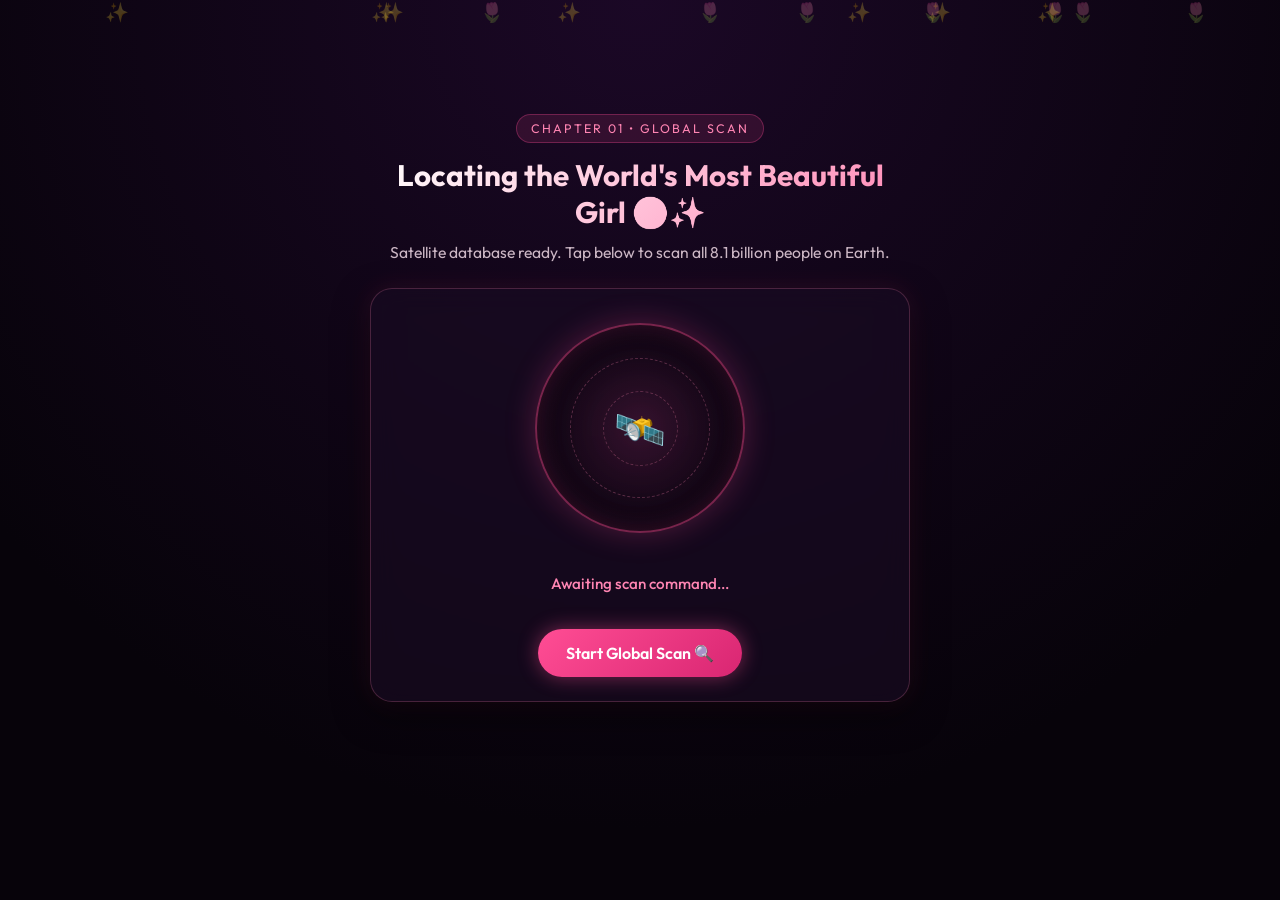
<file: index.html>
<!DOCTYPE html>
<html lang="en">
<head>
  <meta charset="UTF-8" />
  <meta name="viewport" content="width=device-width, initial-scale=1.0" />
  <title>3 Months With You 💗 | Step 1</title>
  <link rel="stylesheet" href="style.css" />
  <style>
    .radar-wrap {
      position: relative;
      width: 210px;
      height: 210px;
      margin: 10px auto 22px;
      border-radius: 50%;
      border: 2px solid rgba(255, 77, 148, 0.45);
      background: radial-gradient(circle, rgba(255, 77, 148, 0.14) 0%, rgba(10, 4, 15, 0.9) 70%);
      box-shadow: 0 0 30px rgba(255, 77, 148, 0.25), inset 0 0 25px rgba(255, 77, 148, 0.2);
      display: flex;
      align-items: center;
      justify-content: center;
      overflow: hidden;
    }
    .radar-ring {
      position: absolute;
      border-radius: 50%;
      border: 1px dashed rgba(255, 133, 179, 0.28);
    }
    .ring-1 { width: 140px; height: 140px; }
    .ring-2 { width: 75px; height: 75px; }
    .radar-sweep {
      position: absolute;
      width: 50%;
      height: 50%;
      top: 0;
      left: 50%;
      transform-origin: bottom left;
      background: linear-gradient(90deg, rgba(255, 77, 148, 0.55), transparent);
      animation: sweep 2.4s linear infinite;
      display: none;
    }
    .radar-sweep.active { display: block; }
    @keyframes sweep {
      to { transform: rotate(360deg); }
    }
    .center-icon {
      font-size: 2.6rem;
      z-index: 2;
      transition: transform 0.4s cubic-bezier(0.175, 0.885, 0.32, 1.275);
    }
    .scan-log {
      min-height: 56px;
      font-size: 0.95rem;
      color: var(--pink-glow);
      font-weight: 500;
      margin-bottom: 18px;
      display: flex;
      align-items: center;
      justify-content: center;
    }
    .result-card {
      display: none;
      margin-top: 14px;
      padding: 16px;
      border-radius: 16px;
      background: rgba(255, 77, 148, 0.14);
      border: 1px solid var(--pink-primary);
      animation: popIn 0.5s ease forwards;
    }
    @keyframes popIn {
      from { opacity: 0; transform: scale(0.9); }
      to { opacity: 1; transform: scale(1); }
    }
  </style>
</head>
<body>
  <div class="ambient-bg" id="petals"></div>

  <div class="container">
    <span class="page-badge">Chapter 01 • Global Scan</span>
    <h1>Locating the World's Most Beautiful Girl 🌍✨</h1>
    <p class="subtitle">Satellite database ready. Tap below to scan all 8.1 billion people on Earth.</p>

    <div class="glass-box">
      <div class="radar-wrap" id="radar">
        <div class="radar-ring ring-1"></div>
        <div class="radar-ring ring-2"></div>
        <div class="radar-sweep" id="sweep"></div>
        <div class="center-icon" id="centerIcon">🛰️</div>
      </div>

      <div class="scan-log" id="scanLog">Awaiting scan command...</div>

      <button class="btn-glow" id="scanBtn" onclick="startScan()">Start Global Scan 🔍</button>

      <div class="result-card" id="resultCard">
        <div style="font-size: 0.8rem; letter-spacing: 1.5px; color: #ffd166; margin-bottom: 4px;">100.00% MATCH CONFIRMED</div>
        <h2 style="font-size: 1.55rem; color: #fff; margin-bottom: 6px;">Nida (babyy💗) 🌷</h2>
        <p style="font-size: 0.92rem; color: #f5d6e6;">Obviously it's you, my love. Nobody else even comes close! 🥺👑</p>
      </div>
    </div>
  </div>

  <div class="nav-footer">
    <a href="page2.html" class="btn-glow next-btn" id="nextBtn">Next Page →</a>
  </div>

  <script>
    // Floating tulips
    const bg = document.getElementById('petals');
    for (let i = 0; i < 14; i++) {
      const p = document.createElement('div');
      p.className = 'petal';
      p.textContent = i % 2 === 0 ? '🌷' : '✨';
      p.style.left = Math.random() * 100 + 'vw';
      p.style.animationDuration = (7 + Math.random() * 8) + 's';
      p.style.animationDelay = (Math.random() * 5) + 's';
      bg.appendChild(p);
    }

    const steps = [
      "Connecting to global satellites... 🛰️",
      "Scanning 8,100,000,000 people... 🌐",
      "Filtering for unmatched beauty & pure heart... 💫",
      "Narrowing coordinates down to one girl... 📍",
      "Target Locked! 🎯💗"
    ];

    function startScan() {
      const btn = document.getElementById('scanBtn');
      const sweep = document.getElementById('sweep');
      const log = document.getElementById('scanLog');
      const icon = document.getElementById('centerIcon');

      btn.style.display = 'none';
      sweep.classList.add('active');
      icon.textContent = '📡';

      let i = 0;
      log.textContent = steps[0];

      const interval = setInterval(() => {
        i++;
        if (i < steps.length) {
          log.textContent = steps[i];
        } else {
          clearInterval(interval);
          sweep.classList.remove('active');
          icon.textContent = '💗';
          icon.style.transform = 'scale(1.35)';
          log.style.display = 'none';
          document.getElementById('resultCard').style.display = 'block';
          document.getElementById('nextBtn').classList.add('visible');
        }
      }, 1150);
    }
  </script>
</body>
  </html>
</file>
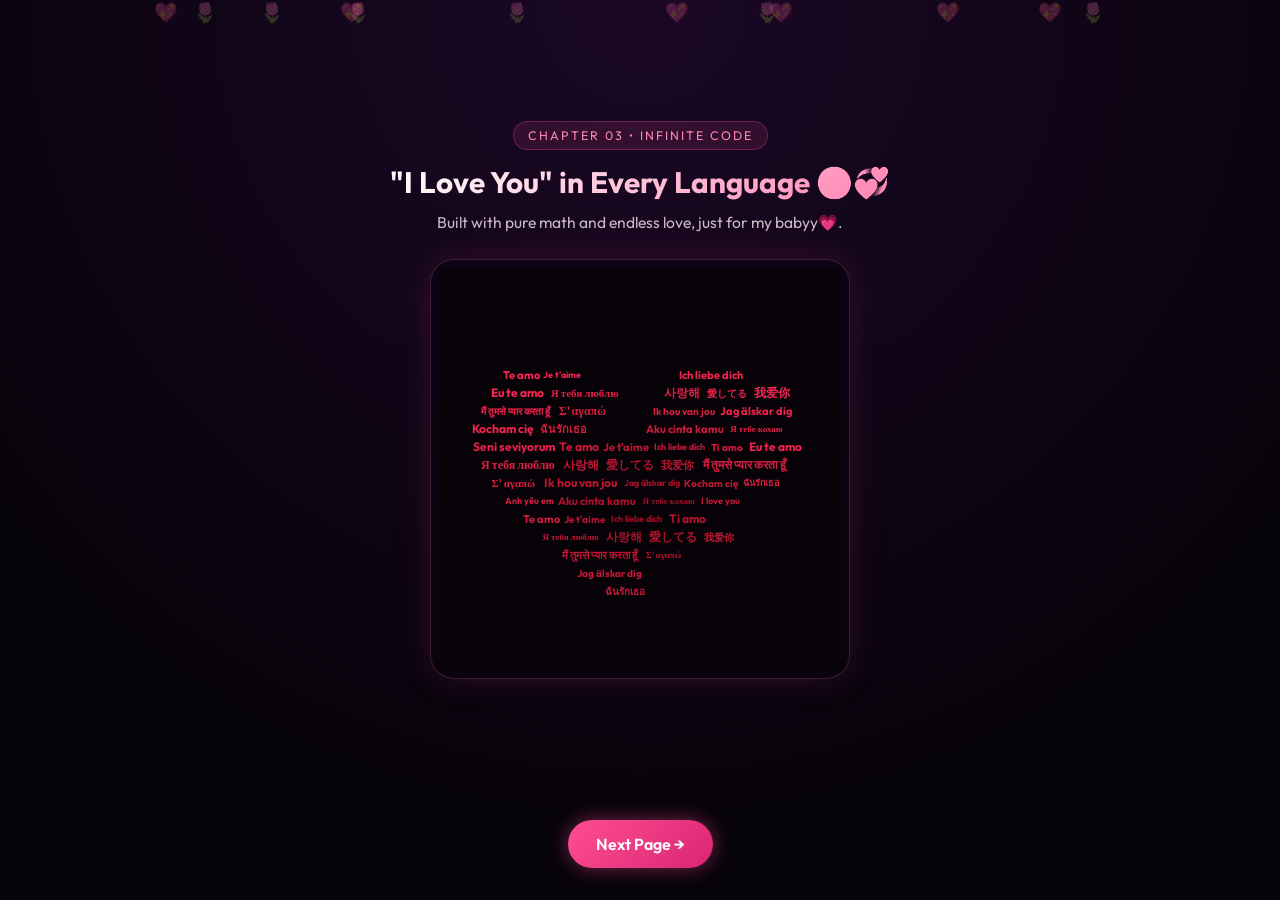
<file: page 3.html>
<!DOCTYPE html>
<html lang="en">
<head>
  <meta charset="UTF-8" />
  <meta name="viewport" content="width=device-width, initial-scale=1.0" />
  <title>3 Months With You 💗 | Step 3</title>
  <link rel="stylesheet" href="style.css" />
  <style>
    .canvas-box {
      position: relative;
      width: 100%;
      max-width: 420px;
      height: 420px;
      margin: 0 auto 16px;
      display: flex;
      align-items: center;
      justify-content: center;
      background: rgba(10, 4, 15, 0.6);
      border: 1px solid rgba(255, 133, 179, 0.2);
      border-radius: 24px;
      overflow: hidden;
      box-shadow: 0 0 35px rgba(255, 77, 148, 0.15);
    }
    canvas {
      display: block;
    }
  </style>
</head>
<body>
  <div class="ambient-bg" id="petals"></div>

  <div class="container">
    <span class="page-badge">Chapter 03 • Infinite Code</span>
    <h1>"I Love You" in Every Language 🌍💞</h1>
    <p class="subtitle">Built with pure math and endless love, just for my babyy💗.</p>

    <div class="canvas-box">
      <canvas id="heartCanvas" width="400" height="400"></canvas>
    </div>
  </div>

  <div class="nav-footer">
    <a href="page4.html" class="btn-glow next-btn" id="nextBtn">Next Page →</a>
  </div>

  <script>
    const bg = document.getElementById('petals');
    for (let i = 0; i < 12; i++) {
      const p = document.createElement('div');
      p.className = 'petal';
      p.textContent = i % 2 === 0 ? '🌷' : '💖';
      p.style.left = Math.random() * 100 + 'vw';
      p.style.animationDuration = (7 + Math.random() * 8) + 's';
      p.style.animationDelay = (Math.random() * 5) + 's';
      bg.appendChild(p);
    }

    // JavaScript port of your Python heart algorithm
    const canvas = document.getElementById('heartCanvas');
    const ctx = canvas.getContext('2d');

    const PHRASES = [
      "I love you", "Seni seviyorum", "Te amo", "Je t'aime",
      "Ich liebe dich", "Ti amo", "Eu te amo", "Я тебя люблю",
      "사랑해", "愛してる", "我爱你", "मैं तुमसे प्यार करता हूँ",
      "Σ' αγαπώ", "Ik hou van jou", "Jag älskar dig", "Kocham cię",
      "ฉันรักเธอ", "Anh yêu em", "Aku cinta kamu", "Я тебе кохаю"
    ];

    const SC = 11;
    const OY = -10;
    const SIZES = [9, 10, 11, 12];
    const BG_COLOR = "#060208";

    // Generate heart polygon
    const poly = [];
    for (let i = 0; i < 720; i++) {
      const a = (2 * Math.PI * i) / 720;
      const x = 16 * Math.pow(Math.sin(a), 3);
      const y = 13 * Math.cos(a) - 5 * Math.cos(2 * a) - 2 * Math.cos(3 * a) - Math.cos(4 * a);
      poly.push({ x: x * SC + 200, y: -(y * SC + OY) + 200 });
    }

    const yMax = Math.min(...poly.map(p => p.y));
    const yMin = Math.max(...poly.map(p => p.y));
    const cy = (yMax + yMin) / 2;

    function getSpans(targetY) {
      const xs = [];
      for (let i = 0; i < poly.length; i++) {
        const p1 = poly[i];
        const p2 = poly[(i + 1) % poly.length];
        if ((p1.y <= targetY && targetY < p2.y) || (p2.y <= targetY && targetY < p1.y)) {
          if (p2.y !== p1.y) {
            xs.push(p1.x + (targetY - p1.y) * (p2.x - p1.x) / (p2.y - p1.y));
          }
        }
      }
      xs.sort((a, b) => a - b);
      const spans = [];
      for (let i = 0; i < xs.length; i += 2) {
        if (xs[i + 1] !== undefined) spans.push([xs[i], xs[i + 1]]);
      }
      return spans;
    }

    function intersect(A, B) {
      const out = [];
      for (let a of A) {
        for (let b of B) {
          const lo = Math.max(a[0], b[0]);
          const hi = Math.min(a[1], b[1]);
          if (hi - lo > 14) out.push([lo, hi]);
        }
      }
      return out;
    }

    // Build words layout
    let placedWords = [];
    let phraseIdx = 0;
    const rowH = 18;
    let y = yMax + 10;

    ctx.font = 'bold 10px Outfit';

    while (y < yMin - 10) {
      const row = intersect(getSpans(y - 8), getSpans(y + 8));
      for (let [lo, hi] of row) {
        lo += 4; hi -= 4;
        let cur = lo + Math.random() * 8;
        while (cur < hi - 20) {
          const text = PHRASES[phraseIdx % PHRASES.length];
          phraseIdx++;
          const size = SIZES[Math.floor(Math.random() * SIZES.length)];
          ctx.font = `bold ${size}px Outfit`;
          const w = ctx.measureText(text).width;
          if (cur + w <= hi) {
            const edge = cur <= lo + 15 || cur + w >= hi - 15;
            const distFromCenter = Math.hypot((cur + w/2 - 200) / (16 * SC), (y - cy) / (14.5 * SC));
            const rad = Math.min(1.0, Math.abs(distFromCenter));
            
            // Wine to crimson & glowing pink color mix
            const r = Math.floor((0.58 + rad * 0.4) * 255);
            const g = Math.floor((0.05 + rad * 0.1) * 255);
            const b = Math.floor((0.12 + rad * 0.2) * 255);
            const color = `rgb(${r},${g},${b})`;

            placedWords.push({ text, x: cur + w/2, y, size, color, edge, alpha: 0 });
            cur += w + 7;
          } else {
            break;
          }
        }
      }
      y += rowH;
    }

    // Animation & Spawning state
    let spawnIndex = 0;
    const activeWords = [];

    function animateHeart() {
      ctx.fillStyle = BG_COLOR;
      ctx.fillRect(0, 0, 400, 400);

      // Spawn in chunks
      if (spawnIndex < placedWords.length) {
        for (let k = 0; k < 3 && spawnIndex < placedWords.length; k++) {
          activeWords.push(placedWords[spawnIndex]);
          spawnIndex++;
        }
      }

      for (let p of activeWords) {
        if (p.alpha < 1) p.alpha += 0.04;
        ctx.save();
        ctx.globalAlpha = p.alpha;
        ctx.font = `bold ${p.size}px Outfit`;
        ctx.fillStyle = p.color;
        ctx.textAlign = 'center';
        ctx.textBaseline = 'middle';
        ctx.fillText(p.text, p.x, p.y);
        ctx.restore();
      }

      // Unlock next button once the heart is fully formed
      if (spawnIndex >= placedWords.length) {
        document.getElementById('nextBtn').classList.add('visible');
      }

      requestAnimationFrame(animateHeart);
    }

    // Start animation loop after 300ms
    setTimeout(animateHeart, 300);
  </script>
</body>
</html>
</file>
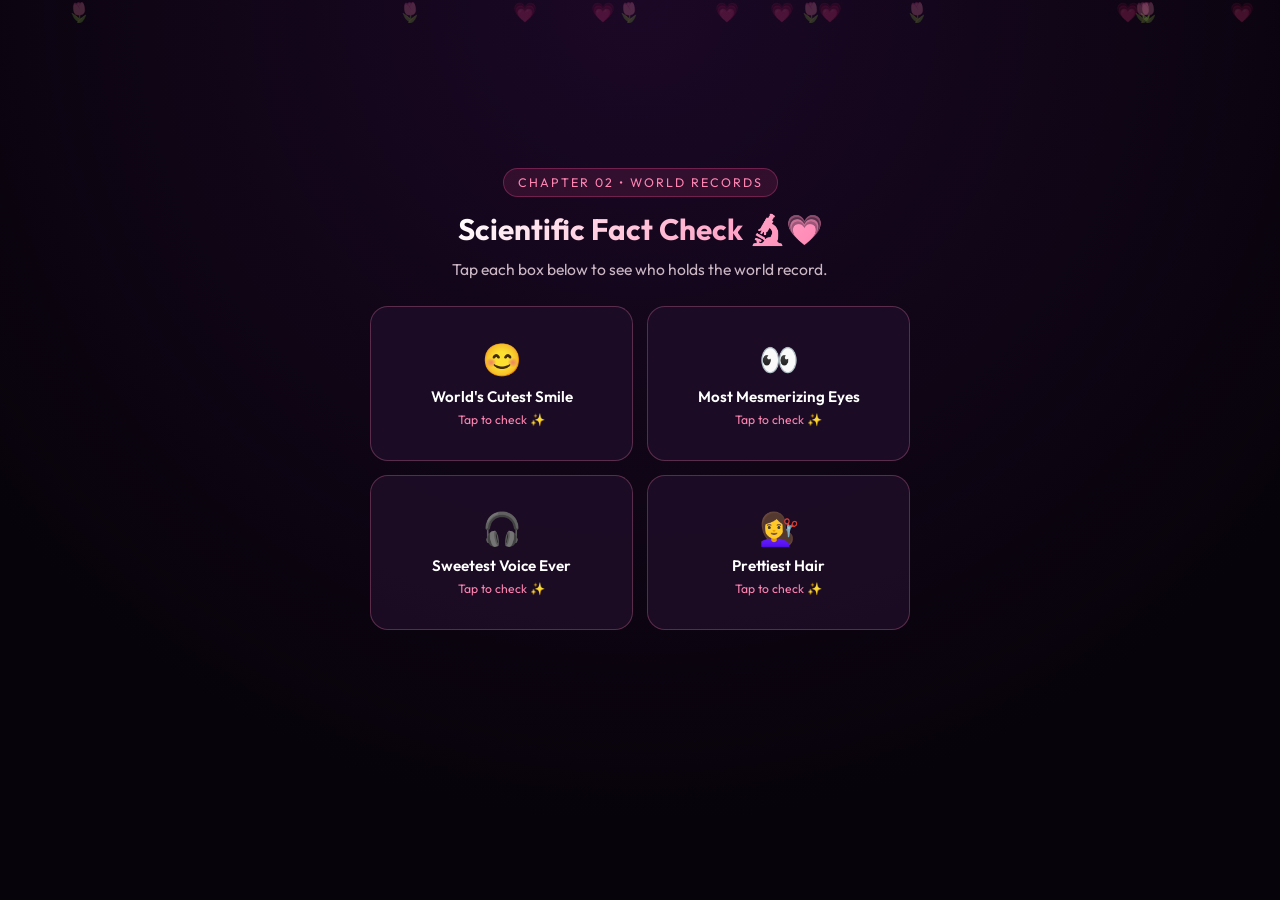
<file: page2.html>
<!DOCTYPE html>
<html lang="en">
<head>
  <meta charset="UTF-8" />
  <meta name="viewport" content="width=device-width, initial-scale=1.0" />
  <title>3 Months With You 💗 | Step 2</title>
  <link rel="stylesheet" href="style.css" />
  <style>
    .grid-4 {
      display: grid;
      grid-template-columns: 1fr 1fr;
      gap: 14px;
      width: 100%;
      margin-bottom: 18px;
    }
    .pillar-card {
      background: rgba(32, 14, 42, 0.75);
      border: 1px solid rgba(255, 133, 179, 0.28);
      border-radius: 18px;
      padding: 20px 12px;
      min-height: 155px;
      display: flex;
      flex-direction: column;
      align-items: center;
      justify-content: center;
      cursor: pointer;
      transition: transform 0.25s ease, border-color 0.3s ease, box-shadow 0.3s ease;
      position: relative;
    }
    .pillar-card:active {
      transform: scale(0.96);
    }
    .pillar-card.unlocked {
      border-color: var(--pink-primary);
      background: linear-gradient(145deg, rgba(255, 77, 148, 0.18), rgba(26, 12, 34, 0.85));
      box-shadow: 0 0 20px rgba(255, 77, 148, 0.25);
      cursor: default;
    }
    .card-emoji {
      font-size: 2rem;
      margin-bottom: 8px;
    }
    .card-title {
      font-size: 0.95rem;
      font-weight: 600;
      color: #fff;
    }
    .card-tap {
      font-size: 0.76rem;
      color: var(--pink-glow);
      margin-top: 6px;
    }
    .card-reveal {
      font-size: 0.85rem;
      color: #ffe3f0;
      line-height: 1.4;
      margin-top: 6px;
      animation: fadeIn 0.4s ease;
    }
    @keyframes fadeIn {
      from { opacity: 0; transform: translateY(5px); }
      to { opacity: 1; transform: translateY(0); }
    }
    .perfect-banner {
      display: none;
      width: 100%;
      padding: 16px;
      border-radius: 16px;
      background: linear-gradient(135deg, rgba(255, 77, 148, 0.25), rgba(255, 209, 102, 0.15));
      border: 1px solid var(--gold-accent);
      color: #fff;
      font-weight: 600;
      font-size: 1.05rem;
      animation: fadeIn 0.5s ease;
    }
  </style>
</head>
<body>
  <div class="ambient-bg" id="petals"></div>

  <div class="container">
    <span class="page-badge">Chapter 02 • World Records</span>
    <h1>Scientific Fact Check 🔬💗</h1>
    <p class="subtitle">Tap each box below to see who holds the world record.</p>

    <div class="grid-4">
      <div class="pillar-card" id="card-0" onclick="revealCard(0)">
        <div class="card-emoji">😊</div>
        <div class="card-title">World's Cutest Smile</div>
        <div class="card-tap">Tap to check ✨</div>
      </div>

      <div class="pillar-card" id="card-1" onclick="revealCard(1)">
        <div class="card-emoji">👀</div>
        <div class="card-title">Most Mesmerizing Eyes</div>
        <div class="card-tap">Tap to check ✨</div>
      </div>

      <div class="pillar-card" id="card-2" onclick="revealCard(2)">
        <div class="card-emoji">🎧</div>
        <div class="card-title">Sweetest Voice Ever</div>
        <div class="card-tap">Tap to check ✨</div>
      </div>

      <div class="pillar-card" id="card-3" onclick="revealCard(3)">
        <div class="card-emoji">💇‍♀️</div>
        <div class="card-title">Prettiest Hair</div>
        <div class="card-tap">Tap to check ✨</div>
      </div>
    </div>

    <div class="perfect-banner" id="perfectBanner">
      👑 Final Result: 4/4 Unlocked — Nida is literally the Perfect Girl! 🥹💖
    </div>
  </div>

  <div class="nav-footer">
    <a href="page3.html" class="btn-glow next-btn" id="nextBtn">Next Page →</a>
  </div>

  <script>
    const bg = document.getElementById('petals');
    for (let i = 0; i < 14; i++) {
      const p = document.createElement('div');
      p.className = 'petal';
      p.textContent = i % 2 === 0 ? '🌷' : '💗';
      p.style.left = Math.random() * 100 + 'vw';
      p.style.animationDuration = (7 + Math.random() * 8) + 's';
      p.style.animationDelay = (Math.random() * 5) + 's';
      bg.appendChild(p);
    }

    const data = [
      { emoji: "🏆", title: "Nida's Smile 😊", desc: "Obviously babyy💗! Fixes my mood in 0.1 seconds." },
      { emoji: "✨", title: "Nida's Eyes 🥺", desc: "Could get lost looking into them forever." },
      { emoji: "🎶", title: "Nida's Voice 📞", desc: "My favorite sound in the entire universe." },
      { emoji: "🌷", title: "Nida's Hair 👑", desc: "10/10 perfection, zero competition." }
    ];

    const state = [false, false, false, false];
    const loading = [false, false, false, false];

    function revealCard(idx) {
      if (state[idx] || loading[idx]) return;
      loading[idx] = true;

      const card = document.getElementById('card-' + idx);
      card.innerHTML = `<div class="spinner"></div><div class="card-tap">Verifying...</div>`;

      setTimeout(() => {
        state[idx] = true;
        card.classList.add('unlocked');
        card.innerHTML = `
          <div class="card-emoji">${data[idx].emoji}</div>
          <div class="card-title">${data[idx].title}</div>
          <div class="card-reveal">${data[idx].desc}</div>
        `;

        if (state.every(Boolean)) {
          document.getElementById('perfectBanner').style.display = 'block';
          document.getElementById('nextBtn').classList.add('visible');
        }
      }, 1100);
    }
  </script>
</body>
  </html>
</file>
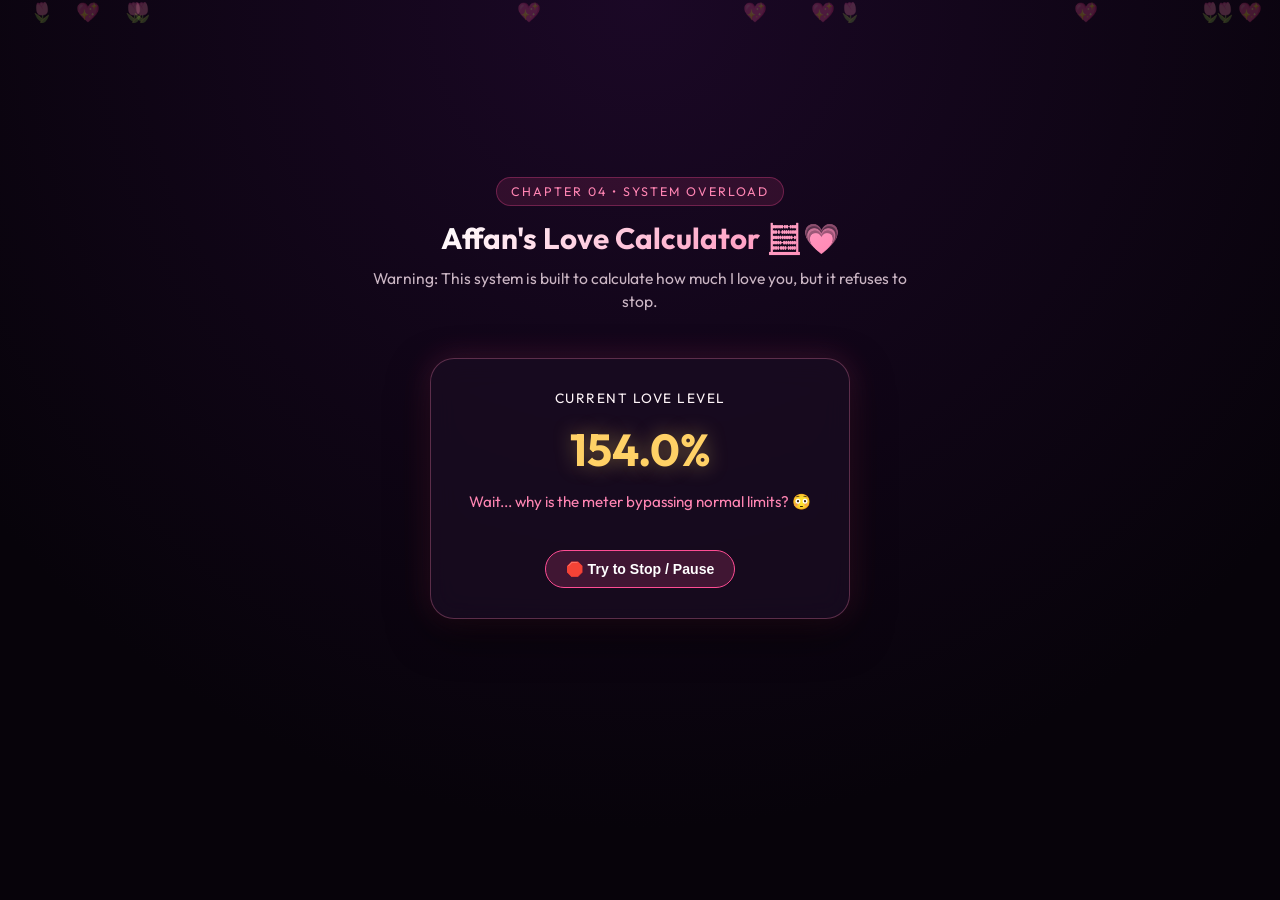
<file: page4.html>
<!DOCTYPE html>
<html lang="en">
<head>
  <meta charset="UTF-8" />
  <meta name="viewport" content="width=device-width, initial-scale=1.0" />
  <title>3 Months With You 💗 | Step 4</title>
  <link rel="stylesheet" href="style.css" />
  <style>
    .counter-card {
      background: rgba(26, 12, 34, 0.75);
      backdrop-filter: blur(14px);
      border: 1px solid rgba(255, 133, 179, 0.3);
      border-radius: 24px;
      padding: 30px 20px;
      width: 100%;
      max-width: 420px;
      margin: 20px auto;
      box-shadow: 0 15px 40px rgba(0, 0, 0, 0.6), 0 0 30px rgba(255, 77, 148, 0.2);
      text-align: center;
    }
    .love-percentage {
      font-size: 2.8rem;
      font-weight: 700;
      color: var(--gold-accent);
      margin: 14px 0;
      text-shadow: 0 0 20px rgba(255, 209, 102, 0.4);
      font-family: 'Outfit', sans-serif;
    }
    .love-status {
      font-size: 0.95rem;
      color: var(--pink-glow);
      margin-bottom: 20px;
      min-height: 28px;
    }
    .btn-panic {
      background: rgba(255, 77, 148, 0.18);
      border: 1px solid var(--pink-primary);
      color: #fff;
      padding: 10px 20px;
      border-radius: 999px;
      font-size: 0.88rem;
      font-weight: 600;
      cursor: pointer;
      margin-top: 10px;
      transition: all 0.2s ease;
    }
    .btn-panic:active {
      transform: scale(0.95);
      background: rgba(255, 77, 148, 0.35);
    }
  </style>
</head>
<body>
  <div class="ambient-bg" id="petals"></div>

  <div class="container">
    <span class="page-badge">Chapter 04 • System Overload</span>
    <h1>Affan's Love Calculator 🧮💗</h1>
    <p class="subtitle">Warning: This system is built to calculate how much I love you, but it refuses to stop.</p>

    <div class="counter-card">
      <div style="font-size: 0.85rem; letter-spacing: 1.5px; color: #fff5f9; text-transform: uppercase;">Current Love Level</div>
      <div class="love-percentage" id="loveCounter">100.0%</div>
      <div class="love-status" id="loveStatus">Normal levels detected... wait, it's still climbing! 📈</div>
      
      <button class="btn-panic" onclick="boostLove()">🛑 Try to Stop / Pause</button>
    </div>
  </div>

  <div class="nav-footer">
    <a href="page5.html" class="btn-glow next-btn" id="nextBtn">Next Page →</a>
  </div>

  <script>
    const bg = document.getElementById('petals');
    for (let i = 0; i < 12; i++) {
      const p = document.createElement('div');
      p.className = 'petal';
      p.textContent = i % 2 === 0 ? '🌷' : '💖';
      p.style.left = Math.random() * 100 + 'vw';
      p.style.animationDuration = (7 + Math.random() * 8) + 's';
      p.style.animationDelay = (Math.random() * 5) + 's';
      bg.appendChild(p);
    }

    let loveValue = 100.0;
    let speed = 4.5;
    const counterEl = document.getElementById('loveCounter');
    const statusEl = document.getElementById('loveStatus');
    const nextBtn = document.getElementById('nextBtn');

    const statuses = [
      { at: 150, text: "Wait... why is the meter bypassing normal limits? 😳" },
      { at: 300, text: "Error 404: Maximum limit not found! 🚀" },
      { at: 500, text: "System Warning: Love for Nida has reached infinity! 🔥" },
      { at: 800, text: "Servers are melting because of how pretty you are 🫠💗" },
      { at: 1200, text: "Okay, it's officially unstoppable now. Deal with it 😎💞" }
    ];

    function updateCounter() {
      loveValue += speed;
      counterEl.textContent = loveValue.toFixed(1) + '%';

      // Check statuses
      for (let s of statuses) {
        if (loveValue >= s.at && loveValue < s.at + speed * 10) {
          statusEl.textContent = s.text;
        }
      }

      // Unlock next page automatically once it passes 500%
      if (loveValue >= 500 && !nextBtn.classList.contains('visible')) {
        nextBtn.classList.add('visible');
      }

      requestAnimationFrame(() => {
        setTimeout(updateCounter, 50);
      });
    }

    function boostLove() {
      speed += 12.0;
      statusEl.textContent = "⚠️ ERROR: Trying to stop it only made Affan love you MORE! 💥😂";
      
      // Floating hearts effect on click
      const h = document.createElement('div');
      h.textContent = '💗';
      h.style.position = 'fixed';
      h.style.left = (Math.random() * 60 + 20) + 'vw';
      h.style.top = '50vh';
      h.style.fontSize = '2rem';
      h.style.transition = 'all 0.8s ease-out';
      h.style.zIndex = '999';
      document.body.appendChild(h);
      setTimeout(() => {
        h.style.transform = 'translateY(-100px) scale(1.5)';
        h.style.opacity = '0';
      }, 50);
      setTimeout(() => h.remove(), 850);
    }

    // Start counter loop
    setTimeout(updateCounter, 600);
  </script>
</body>
                                                                                                                             </html>
</file>
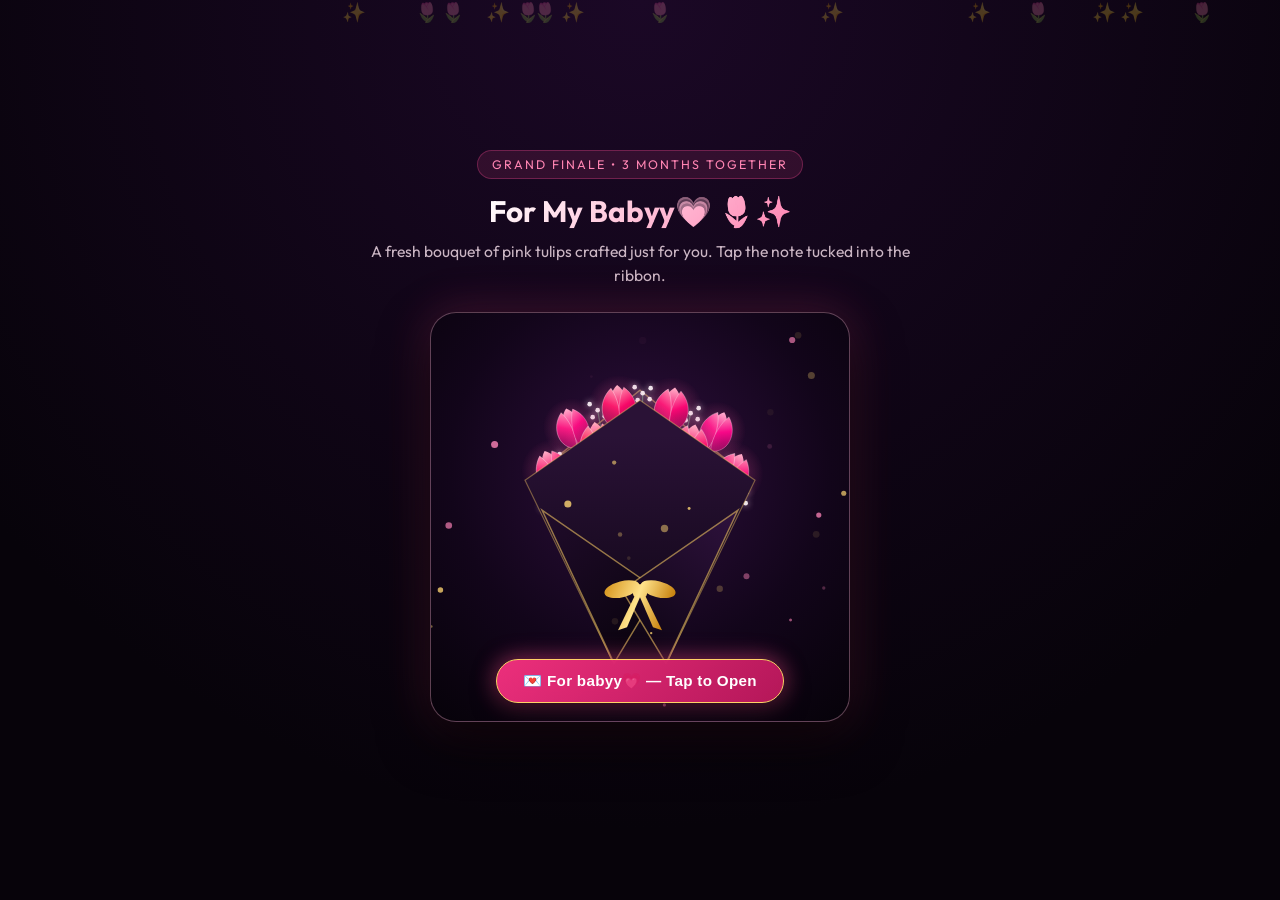
<file: page5.html>
<!DOCTYPE html>
<html lang="en">
<head>
  <meta charset="UTF-8" />
  <meta name="viewport" content="width=device-width, initial-scale=1.0" />
  <title>Happy 3-Month Anniversary, Nida! 💗</title>
  <link rel="stylesheet" href="style.css" />
  <style>
    .bouquet-stage {
      position: relative;
      width: 100%;
      max-width: 420px;
      height: 410px;
      margin: 0 auto 16px;
      border-radius: 26px;
      overflow: hidden;
      background: radial-gradient(circle at 50% 38%, #2e0f3d 0%, #12051a 58%, #060209 100%);
      border: 1px solid rgba(255, 182, 213, 0.35);
      box-shadow: 0 20px 50px rgba(0, 0, 0, 0.8), 0 0 45px rgba(255, 77, 148, 0.25);
      display: flex;
      align-items: center;
      justify-content: center;
    }
    #hdBouquetCanvas {
      position: absolute;
      inset: 0;
      width: 100%;
      height: 100%;
      display: block;
    }
    .envelope-tag {
      position: absolute;
      bottom: 18px;
      background: linear-gradient(135deg, rgba(255, 51, 133, 0.92), rgba(190, 24, 93, 0.95));
      backdrop-filter: blur(12px);
      color: #fff;
      padding: 12px 26px;
      border-radius: 999px;
      font-size: 0.95rem;
      font-weight: 600;
      letter-spacing: 0.3px;
      border: 1.5px solid #ffd166;
      cursor: pointer;
      box-shadow: 0 8px 25px rgba(0, 0, 0, 0.6), 0 0 22px rgba(255, 77, 148, 0.65);
      animation: pulseGlow 2.2s infinite ease-in-out;
      z-index: 10;
    }
    @keyframes pulseGlow {
      0%, 100% { transform: scale(1); box-shadow: 0 8px 25px rgba(0,0,0,0.6), 0 0 18px rgba(255, 77, 148, 0.5); }
      50% { transform: scale(1.05); box-shadow: 0 10px 30px rgba(0,0,0,0.7), 0 0 30px rgba(255, 209, 102, 0.85); }
    }
    .letter-modal {
      display: none;
      position: fixed;
      inset: 0;
      background: rgba(5, 2, 8, 0.92);
      backdrop-filter: blur(14px);
      z-index: 100;
      padding: 20px;
      align-items: center;
      justify-content: center;
      animation: fadeIn 0.4s ease;
    }
    .letter-card {
      background: linear-gradient(155deg, #270e38, #110419);
      border: 1px solid var(--pink-primary);
      border-radius: 24px;
      width: 100%;
      max-width: 460px;
      max-height: 85vh;
      overflow-y: auto;
      padding: 28px 22px;
      text-align: left;
      box-shadow: 0 25px 60px rgba(0, 0, 0, 0.9), 0 0 40px rgba(255, 77, 148, 0.3);
    }
    .letter-card h2 {
      font-family: 'Dancing Script', cursive;
      font-size: 2.25rem;
      color: var(--pink-glow);
      margin-bottom: 14px;
      text-align: center;
    }
    .letter-body {
      font-size: 0.96rem;
      line-height: 1.68;
      color: #f8e8f2;
      margin-bottom: 24px;
      white-space: pre-line;
    }
    .close-letter-btn {
      width: 100%;
      text-align: center;
    }
    .finale-box {
      display: none;
      width: 100%;
      position: relative;
      z-index: 5;
      animation: fadeIn 0.6s ease;
    }
    .kiss-counter {
      font-size: 1.45rem;
      font-weight: 700;
      color: var(--gold-accent);
      margin: 14px 0 8px;
    }
    #fireworksCanvas {
      position: fixed;
      inset: 0;
      pointer-events: none;
      z-index: 4;
      display: none;
    }
  </style>
</head>
<body>
  <div class="ambient-bg" id="petals"></div>
  <canvas id="fireworksCanvas"></canvas>

  <div class="container" id="mainContainer">
    <span class="page-badge">Grand Finale • 3 Months Together</span>
    <h1>For My Babyy💗 🌷✨</h1>
    <p class="subtitle">A fresh bouquet of pink tulips crafted just for you. Tap the note tucked into the ribbon.</p>

    <div class="bouquet-stage" id="bouquetStage">
      <canvas id="hdBouquetCanvas"></canvas>
      <button class="envelope-tag" onclick="openLetter()">💌 For babyy💗 — Tap to Open</button>
    </div>

    <div class="finale-box" id="finaleBox">
      <div class="glass-box" style="border-color: var(--gold-accent); background: rgba(24, 9, 34, 0.85);">
        <div style="font-size: 0.78rem; letter-spacing: 2px; color: var(--pink-glow); margin-bottom: 4px;">VERIFIED ANNIVERSARY GIFT</div>
        <h3 style="color: var(--gold-accent); font-size: 1.4rem; margin-bottom: 10px;">👑 Official 3-Month VIP Pass</h3>
        <p style="font-size: 0.94rem; color: #ffe6f2; line-height: 1.55; margin-bottom: 16px;">
          Redeemable anytime for unlimited food dates, late-night calls, tightest hugs, and Affan's undivided attention forever! 🎟️✨
        </p>
        <div class="kiss-counter" id="kissDisplay">Kisses sent to Affan: 0 💋</div>
        <button class="btn-glow" onclick="sendKiss()" style="background: linear-gradient(135deg, #ffd166, #ff9f1c); color: #1a0826; font-weight: 700; margin-top: 6px;">
          Tap to Send Affan a Kiss 💗
        </button>
      </div>
    </div>
  </div>

  <div class="letter-modal" id="letterModal">
    <div class="letter-card">
      <h2>To my babyy💗 🌷✨</h2>
      <div class="letter-body">Happy 3-month anniversary, my love!! 🥹🤍🎉

Honestly, it feels like just yesterday we were best friends talking about literally everything, and now it’s already been three whole months since you officially became mine on August 20th 🥺💍✨. Time flies so fast when you're with your favorite person, yet at the same time, I can't even remember what life felt like before I had you in it 💭💗.

You really have no idea how much you mean to me 🥹💞. Every single time my phone lights up with your name, I still get butterflies—literally every single time 🦋💓. Your smile just instantly fixes my worst days 😊☀️, your voice makes everything feel so calm and peaceful 🎧🕊️, and honestly, just having you in my life makes me the luckiest guy in the world 🌍🫶.

Thank you for all the endless laughs 😂❤️, the late-night calls 🌙📞, our inside jokes 🤭✨, and for just being the most amazing, caring girl ever 🌷👑. You're my safe place, my best friend, and my absolute everything 🫂💖. We still have so many more memories to make together, and I’m never letting you go 🔒💘.

I love you way more than words could ever explain, baby 🥹💗♾️.

**Forever yours, Affan 🫂✨🌹💞**</div>
      <button class="btn-glow close-letter-btn" onclick="closeLetter()">Claim Your Final Surprise 🎆</button>
    </div>
  </div>

  <script>
    const bg = document.getElementById('petals');
    for (let i = 0; i < 14; i++) {
      const p = document.createElement('div');
      p.className = 'petal';
      p.textContent = i % 2 === 0 ? '🌷' : '✨';
      p.style.left = Math.random() * 100 + 'vw';
      p.style.animationDuration = (7 + Math.random() * 8) + 's';
      p.style.animationDelay = (Math.random() * 5) + 's';
      bg.appendChild(p);
    }

    const canvas = document.getElementById('hdBouquetCanvas');
    const ctx = canvas.getContext('2d');
    const dpr = window.devicePixelRatio || 2;

    function resizeBouquet() {
      const parent = canvas.parentElement;
      const width = parent.clientWidth;
      const height = parent.clientHeight;
      canvas.width = width * dpr;
      canvas.height = height * dpr;
      ctx.scale(dpr, dpr);
    }
    resizeBouquet();
    window.addEventListener('resize', resizeBouquet);

    const bokeh = Array.from({ length: 38 }, () => ({
      x: Math.random() * 420,
      y: Math.random() * 380,
      r: 1 + Math.random() * 2.8,
      speedY: 0.2 + Math.random() * 0.45,
      phase: Math.random() * Math.PI * 2,
      gold: Math.random() > 0.45
    }));

    const babysBreath = [
      { x: -75, y: -65 }, { x: 78, y: -60 }, { x: -45, y: -115 },
      { x: 48, y: -112 }, { x: 0, y: -132 }, { x: -95, y: -25 }, { x: 96, y: -28 }
    ];

    const tulips = [
      { x: -68, y: -88, angle: -0.34, scale: 0.86, hue: 332 },
      { x: -24, y: -108, angle: -0.12, scale: 0.92, hue: 338 },
      { x: 26, y: -106, angle: 0.13, scale: 0.92, hue: 335 },
      { x: 70, y: -85, angle: 0.35, scale: 0.86, hue: 330 },
      { x: -84, y: -44, angle: -0.44, scale: 0.94, hue: 336 },
      { x: -42, y: -68, angle: -0.20, scale: 1.02, hue: 342 },
      { x: 2, y: -76, angle: 0.02, scale: 1.06, hue: 340 },
      { x: 44, y: -66, angle: 0.22, scale: 1.02, hue: 337 },
      { x: 85, y: -42, angle: 0.45, scale: 0.94, hue: 334 },
      { x: -28, y: -26, angle: -0.14, scale: 1.08, hue: 344 },
      { x: 28, y: -24, angle: 0.15, scale: 1.08, hue: 341 }
    ];

    function drawLeaf(cx, cy, angle, length, width, dark) {
      ctx.save();
      ctx.translate(cx, cy);
      ctx.rotate(angle);
      const grad = ctx.createLinearGradient(0, 0, 0, -length);
      grad.addColorStop(0, dark ? '#0b2b18' : '#134226');
      grad.addColorStop(0.6, dark ? '#185231' : '#257547');
      grad.addColorStop(1, '#43a86b');

      ctx.beginPath();
      ctx.moveTo(0, 0);
      ctx.bezierCurveTo(-width, -length * 0.35, -width * 0.8, -length * 0.8, 0, -length);
      ctx.bezierCurveTo(width * 0.8, -length * 0.8, width, -length * 0.35, 0, 0);
      ctx.fillStyle = grad;
      ctx.fill();

      ctx.strokeStyle = 'rgba(145, 235, 175, 0.25)';
      ctx.lineWidth = 1;
      ctx.beginPath();
      ctx.moveTo(0, -4);
      ctx.quadraticCurveTo(2, -length * 0.5, 0, -length * 0.92);
      ctx.stroke();
      ctx.restore();
    }

    function drawRealisticTulip(t, sway) {
      ctx.save();
      const bx = t.x + sway * (t.y * -0.04);
      const by = t.y;

      const stemGrad = ctx.createLinearGradient(bx, by, 0, 65);
      stemGrad.addColorStop(0, '#368f58');
      stemGrad.addColorStop(1, '#123821');
      ctx.strokeStyle = stemGrad;
      ctx.lineWidth = 4.2 * t.scale;
      ctx.lineCap = 'round';
      ctx.beginPath();
      ctx.moveTo(bx, by + 10);
      ctx.quadraticCurveTo(bx * 0.65, (by + 65) * 0.5, 0, 68);
      ctx.stroke();

      ctx.translate(bx, by);
      ctx.rotate(t.angle + sway * 0.04);
      ctx.scale(t.scale, t.scale);

      const glow = ctx.createRadialGradient(0, -12, 2, 0, -12, 34);
      glow.addColorStop(0, `hsla(${t.hue}, 100%, 70%, 0.32)`);
      glow.addColorStop(1, 'rgba(255, 77, 148, 0)');
      ctx.fillStyle = glow;
      ctx.beginPath();
      ctx.arc(0, -12, 34, 0, Math.PI * 2);
      ctx.fill();

      const innerGrad = ctx.createLinearGradient(0, 12, 0, -34);
      innerGrad.addColorStop(0, `hsl(${t.hue - 8}, 85%, 32%)`);
      innerGrad.addColorStop(0.6, `hsl(${t.hue}, 92%, 58%)`);
      innerGrad.addColorStop(1, `hsl(${t.hue + 6}, 100%, 84%)`);
      ctx.fillStyle = innerGrad;
      ctx.beginPath();
      ctx.moveTo(0, 12);
      ctx.bezierCurveTo(-15, 6, -14, -24, 0, -35);
      ctx.bezierCurveTo(14, -24, 15, 6, 0, 12);
      ctx.fill();

      const leftGrad = ctx.createLinearGradient(-18, 10, 4, -30);
      leftGrad.addColorStop(0, `hsl(${t.hue - 10}, 88%, 28%)`);
      leftGrad.addColorStop(0.55, `hsl(${t.hue}, 95%, 54%)`);
      leftGrad.addColorStop(1, `hsl(${t.hue + 8}, 100%, 82%)`);
      ctx.fillStyle = leftGrad;
      ctx.beginPath();
      ctx.moveTo(-2, 13);
      ctx.bezierCurveTo(-22, 8, -24, -18, -7, -32);
      ctx.bezierCurveTo(-1, -22, 3, -4, -2, 13);
      ctx.fill();
      ctx.strokeStyle = 'rgba(255, 225, 240, 0.45)';
      ctx.lineWidth = 0.9;
      ctx.stroke();

      const rightGrad = ctx.createLinearGradient(18, 10, -4, -30);
      rightGrad.addColorStop(0, `hsl(${t.hue - 10}, 88%, 26%)`);
      rightGrad.addColorStop(0.55, `hsl(${t.hue - 2}, 94%, 50%)`);
      rightGrad.addColorStop(1, `hsl(${t.hue + 8}, 100%, 80%)`);
      ctx.fillStyle = rightGrad;
      ctx.beginPath();
      ctx.moveTo(2, 13);
      ctx.bezierCurveTo(22, 8, 24, -18, 7, -32);
      ctx.bezierCurveTo(1, -22, -3, -4, 2, 13);
      ctx.fill();
      ctx.strokeStyle = 'rgba(255, 225, 240, 0.35)';
      ctx.lineWidth = 0.9;
      ctx.stroke();

      ctx.restore();
    }

    function drawBabysBreath(b, sway) {
      ctx.save();
      const bx = b.x + sway * 3;
      const by = b.y;
      ctx.strokeStyle = 'rgba(110, 195, 140, 0.45)';
      ctx.lineWidth = 1.2;
      ctx.beginPath();
      ctx.moveTo(bx, by);
      ctx.quadraticCurveTo(bx * 0.5, 10, 0, 65);
      ctx.stroke();

      const offsets = [[0, 0], [-8, -6], [8, -5], [-5, 7], [7, 6]];
      offsets.forEach(([ox, oy]) => {
        ctx.fillStyle = 'rgba(255, 250, 253, 0.9)';
        ctx.shadowColor = '#ffd6e8';
        ctx.shadowBlur = 6;
        ctx.beginPath();
        ctx.arc(bx + ox, by + oy, 2.3, 0, Math.PI * 2);
        ctx.fill();
      });
      ctx.restore();
    }

    function drawLuxuryWrap() {
      ctx.save();
      const backPaper = ctx.createLinearGradient(0, -90, 0, 130);
      backPaper.addColorStop(0, '#2a1236');
      backPaper.addColorStop(1, '#0e0514');
      ctx.fillStyle = backPaper;
      ctx.beginPath();
      ctx.moveTo(-115, -45);
      ctx.lineTo(0, -125);
      ctx.lineTo(115, -45);
      ctx.lineTo(28, 135);
      ctx.lineTo(-28, 135);
      ctx.closePath();
      ctx.fill();
      ctx.strokeStyle = 'rgba(255, 209, 102, 0.4)';
      ctx.lineWidth = 1.2;
      ctx.stroke();

      const frontLeft = ctx.createLinearGradient(-85, -10, 10, 130);
      frontLeft.addColorStop(0, '#1f0b29');
      frontLeft.addColorStop(1, '#09030d');
      ctx.fillStyle = frontLeft;
      ctx.beginPath();
      ctx.moveTo(-98, -15);
      ctx.lineTo(18, 65);
      ctx.lineTo(-26, 138);
      ctx.closePath();
      ctx.fill();
      ctx.strokeStyle = 'rgba(255, 209, 102, 0.55)';
      ctx.lineWidth = 1.4;
      ctx.stroke();

      const frontRight = ctx.createLinearGradient(85, -10, -10, 130);
      frontRight.addColorStop(0, '#2d113b');
      frontRight.addColorStop(1, '#0c0412');
      ctx.fillStyle = frontRight;
      ctx.beginPath();
      ctx.moveTo(98, -15);
      ctx.lineTo(-18, 65);
      ctx.lineTo(26, 138);
      ctx.closePath();
      ctx.fill();
      ctx.strokeStyle = 'rgba(255, 209, 102, 0.55)';
      ctx.lineWidth = 1.4;
      ctx.stroke();

      const goldGrad = ctx.createLinearGradient(-30, 55, 30, 78);
      goldGrad.addColorStop(0, '#d99b26');
      goldGrad.addColorStop(0.5, '#ffe28a');
      goldGrad.addColorStop(1, '#c98512');
      ctx.fillStyle = goldGrad;

      ctx.beginPath();
      ctx.ellipse(-18, 64, 18, 8, -0.25, 0, Math.PI * 2);
      ctx.fill();
      ctx.beginPath();
      ctx.ellipse(18, 64, 18, 8, 0.25, 0, Math.PI * 2);
      ctx.fill();

      ctx.beginPath();
      ctx.moveTo(-4, 68);
      ctx.lineTo(-22, 105);
      ctx.lineTo(-13, 102);
      ctx.lineTo(0, 72);
      ctx.fill();

      ctx.beginPath();
      ctx.moveTo(4, 68);
      ctx.lineTo(22, 105);
      ctx.lineTo(13, 102);
      ctx.lineTo(0, 72);
      ctx.fill();

      ctx.beginPath();
      ctx.roundRect(-7, 59, 14, 13, 4);
      ctx.fill();

      ctx.restore();
    }

    function renderBouquet(time) {
      const w = canvas.width / dpr;
      const h = canvas.height / dpr;
      ctx.clearRect(0, 0, w, h);

      const sway = Math.sin(time * 0.0018) * 1.2;

      ctx.save();
      ctx.translate(w / 2, h * 0.52);

      const backPaper = ctx.createLinearGradient(0, -130, 0, 120);
      backPaper.addColorStop(0, '#2a1236');
      backPaper.addColorStop(1, '#0d0412');
      ctx.fillStyle = backPaper;
      ctx.beginPath();
      ctx.moveTo(-112, -45);
      ctx.lineTo(0, -135);
      ctx.lineTo(112, -45);
      ctx.lineTo(28, 135);
      ctx.lineTo(-28, 135);
      ctx.closePath();
      ctx.fill();
      ctx.strokeStyle = 'rgba(255, 209, 102, 0.45)';
      ctx.lineWidth = 1.4;
      ctx.stroke();

      babysBreath.forEach(b => drawBabysBreath(b, sway));

      drawLeaf(-18, 55, -0.58 + sway * 0.02, 135, 22, true);
      drawLeaf(18, 55, 0.58 + sway * 0.02, 135, 22, true);
      drawLeaf(-10, 50, -0.28 + sway * 0.02, 145, 20, false);
      drawLeaf(10, 50, 0.28 + sway * 0.02, 145, 20, false);

      tulips.forEach(t => drawRealisticTulip(t, sway));

      drawLuxuryWrap();

      ctx.restore();

      bokeh.forEach(p => {
        p.y -= p.speedY;
        if (p.y < 0) p.y = h;
        const alpha = 0.35 + 0.45 * Math.sin(time * 0.003 + p.phase);
        ctx.fillStyle = p.gold
          ? `rgba(255, 215, 115, ${alpha})`
          : `rgba(255, 133, 185, ${alpha})`;
        ctx.beginPath();
        ctx.arc(p.x % w, p.y, p.r, 0, Math.PI * 2);
        ctx.fill();
      });

      requestAnimationFrame(renderBouquet);
    }
    requestAnimationFrame(renderBouquet);

    function openLetter() {
      document.getElementById('letterModal').style.display = 'flex';
    }

    function closeLetter() {
      document.getElementById('letterModal').style.display = 'none';
      document.getElementById('bouquetStage').style.display = 'none';
      document.getElementById('finaleBox').style.display = 'block';
      startFireworks();
      window.scrollTo({ top: document.body.scrollHeight, behavior: 'smooth' });
    }

    function startFireworks() {
      const fwCanvas = document.getElementById('fireworksCanvas');
      fwCanvas.style.display = 'block';
      const fCtx = fwCanvas.getContext('2d');
      fwCanvas.width = window.innerWidth;
      fwCanvas.height = window.innerHeight;

      let sparks = [];
      const colors = ['#ff4d94', '#ffd166', '#ff85b3', '#ffffff', '#ff1a75'];

      function createBurst() {
        const cx = Math.random() * fwCanvas.width * 0.8 + fwCanvas.width * 0.1;
        const cy = Math.random() * fwCanvas.height * 0.45 + 60;
        const color = colors[Math.floor(Math.random() * colors.length)];
        for (let i = 0; i < 42; i++) {
          const angle = (Math.PI * 2 * i) / 42;
          const speed = 1.5 + Math.random() * 3.5;
          sparks.push({
            x: cx, y: cy,
            vx: Math.cos(angle) * speed,
            vy: Math.sin(angle) * speed,
            alpha: 1,
            color
          });
        }
      }

      createBurst();
      setInterval(createBurst, 1100);

      function animateFW() {
        fCtx.clearRect(0, 0, fwCanvas.width, fwCanvas.height);
        sparks.forEach((s, idx) => {
          s.x += s.vx;
          s.y += s.vy;
          s.vy += 0.04;
          s.alpha -= 0.015;
          fCtx.fillStyle = s.color;
          fCtx.globalAlpha = Math.max(0, s.alpha);
          fCtx.beginPath();
          fCtx.arc(s.x, s.y, 2.4, 0, Math.PI * 2);
          fCtx.fill();
          if (s.alpha <= 0) sparks.splice(idx, 1);
        });
        fCtx.globalAlpha = 1;
        requestAnimationFrame(animateFW);
      }
      animateFW();
    }

    let kisses = 0;
    function sendKiss() {
      kisses++;
      document.getElementById('kissDisplay').textContent = `Kisses sent to Affan: ${kisses} 💋💗`;
      const h = document.createElement('div');
      h.textContent = kisses % 5 === 0 ? '💖' : '💋';
      h.style.position = 'fixed';
      h.style.left = (Math.random() * 75 + 12) + 'vw';
      h.style.top = '68vh';
      h.style.fontSize = '2.2rem';
      h.style.transition = 'all 1s ease-out';
      h.style.zIndex = '999';
      document.body.appendChild(h);
      setTimeout(() => {
        h.style.transform = 'translateY(-150px) scale(1.5)';
        h.style.opacity = '0';
      }, 40);
      setTimeout(() => h.remove(), 1050);
    }
  </script>
</body>
        </html>
</file>
<file: style.css>
@import url('https://fonts.googleapis.com/css2?family=Dancing+Script:wght@600;700&family=Outfit:wght@300;400;600;700&display=swap');

:root {
  --bg-dark: #07030a;
  --card-bg: rgba(26, 12, 34, 0.65);
  --pink-primary: #ff4d94;
  --pink-glow: #ff85b3;
  --gold-accent: #ffd166;
  --text-main: #fff5f9;
  --text-muted: #cbb6c4;
}

* {
  box-sizing: border-box;
  margin: 0;
  padding: 0;
  -webkit-tap-highlight-color: transparent;
}

body {
  background: radial-gradient(circle at top, #1b0826 0%, var(--bg-dark) 75%);
  color: var(--text-main);
  font-family: 'Outfit', sans-serif;
  min-height: 100vh;
  display: flex;
  flex-direction: column;
  align-items: center;
  justify-content: space-between;
  overflow-x: hidden;
  padding: 20px 16px 32px;
  position: relative;
}

/* Floating Ambient Tulips / Petals */
.ambient-bg {
  position: fixed;
  inset: 0;
  pointer-events: none;
  z-index: 0;
  overflow: hidden;
}

.petal {
  position: absolute;
  font-size: 1.2rem;
  opacity: 0.25;
  animation: floatUp linear infinite;
}

@keyframes floatUp {
  0% { transform: translateY(105vh) rotate(0deg); opacity: 0; }
  20% { opacity: 0.35; }
  80% { opacity: 0.35; }
  100% { transform: translateY(-10vh) rotate(360deg); opacity: 0; }
}

.container {
  width: 100%;
  max-width: 540px;
  z-index: 2;
  display: flex;
  flex-direction: column;
  align-items: center;
  text-align: center;
  margin: auto 0;
}

.page-badge {
  font-size: 0.78rem;
  letter-spacing: 2px;
  text-transform: uppercase;
  color: var(--pink-glow);
  background: rgba(255, 77, 148, 0.12);
  border: 1px solid rgba(255, 77, 148, 0.3);
  padding: 6px 14px;
  border-radius: 999px;
  margin-bottom: 14px;
}

h1 {
  font-size: 1.85rem;
  font-weight: 700;
  line-height: 1.25;
  margin-bottom: 10px;
  background: linear-gradient(135deg, #ffffff, var(--pink-glow));
  -webkit-background-clip: text;
  -webkit-text-fill-color: transparent;
}

p.subtitle {
  color: var(--text-muted);
  font-size: 0.98rem;
  line-height: 1.5;
  margin-bottom: 24px;
}

/* Glass Cards */
.glass-box {
  background: var(--card-bg);
  backdrop-filter: blur(14px);
  -webkit-backdrop-filter: blur(14px);
  border: 1px solid rgba(255, 133, 179, 0.22);
  border-radius: 22px;
  padding: 24px 20px;
  width: 100%;
  box-shadow: 0 12px 35px rgba(0, 0, 0, 0.55), 0 0 25px rgba(255, 77, 148, 0.12);
}

/* Primary Buttons */
.btn-glow {
  background: linear-gradient(135deg, var(--pink-primary), #d92672);
  color: #fff;
  border: none;
  padding: 14px 28px;
  font-size: 1rem;
  font-weight: 600;
  font-family: 'Outfit', sans-serif;
  border-radius: 999px;
  cursor: pointer;
  box-shadow: 0 0 20px rgba(255, 77, 148, 0.45);
  transition: transform 0.2s ease, box-shadow 0.2s ease, opacity 0.3s ease;
  text-decoration: none;
  display: inline-flex;
  align-items: center;
  justify-content: center;
  gap: 8px;
}

.btn-glow:hover {
  transform: translateY(-2px);
  box-shadow: 0 0 28px rgba(255, 77, 148, 0.7);
}

.btn-glow:active {
  transform: scale(0.96);
}

/* Bottom Navigation Footer */
.nav-footer {
  width: 100%;
  max-width: 540px;
  z-index: 3;
  display: flex;
  justify-content: center;
  margin-top: 24px;
}

.next-btn {
  opacity: 0;
  pointer-events: none;
  transform: translateY(12px);
  transition: all 0.5s ease;
}

.next-btn.visible {
  opacity: 1;
  pointer-events: auto;
  transform: translateY(0);
}

/* Spinner */
.spinner {
  width: 36px;
  height: 36px;
  border: 3px solid rgba(255, 133, 179, 0.2);
  border-top-color: var(--pink-primary);
  border-radius: 50%;
  animation: spin 0.8s linear infinite;
  margin: 0 auto 12px;
}

@keyframes spin {
  to { transform: rotate(360deg); }
}
</file>
